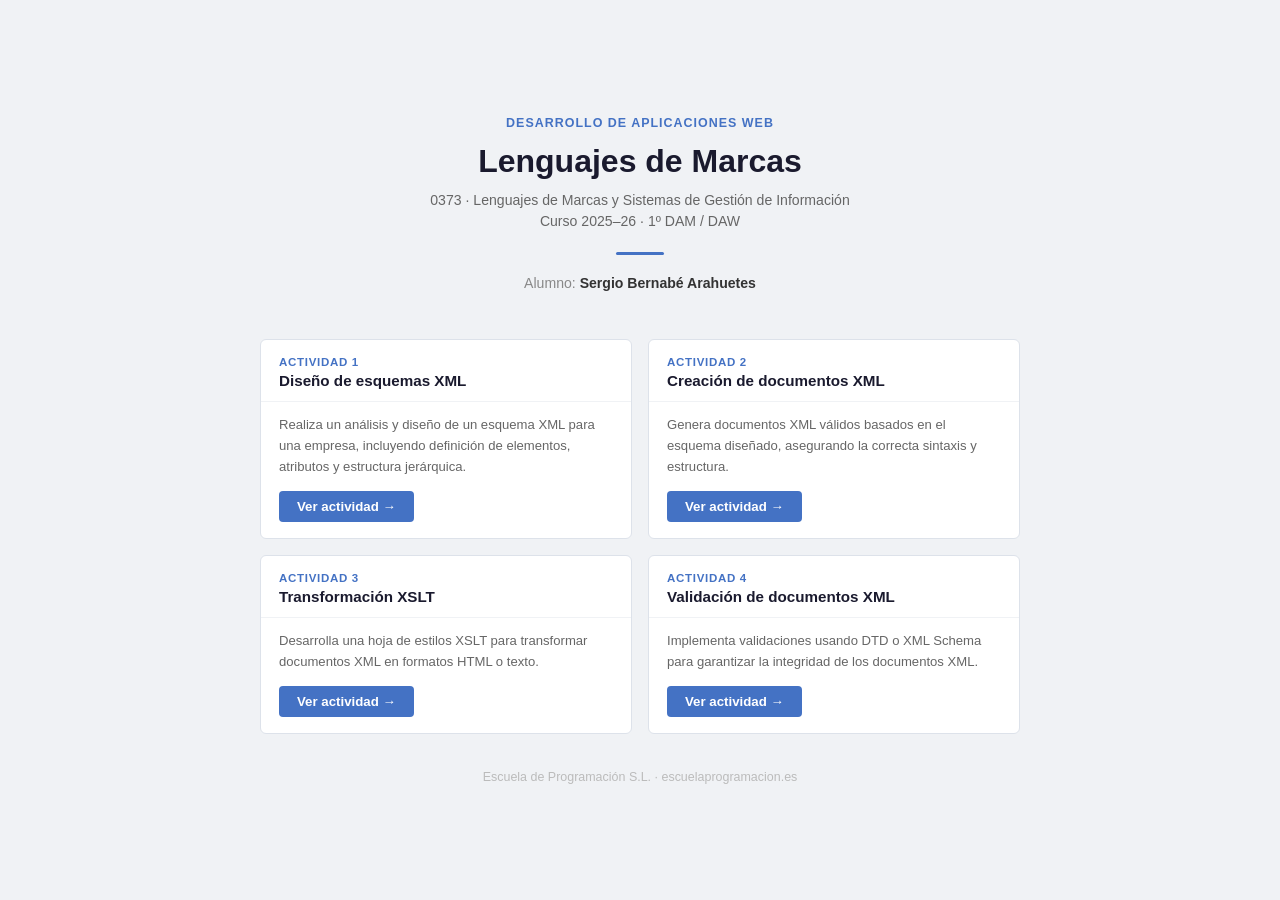
<file: index.html>
<!DOCTYPE html>
<html lang="es">
<head>
  <meta charset="UTF-8">
  <meta name="viewport" content="width=device-width, initial-scale=1.0">
  <title>UT3 — Lenguajes de Marcas</title>
  <link rel="stylesheet" href="style.css">
</head>
<body class="portada">

  <div class="portada-wrap">
    <p class="modulo">Desarrollo de Aplicaciones Web</p>
    <h1>Lenguajes de Marcas</h1>
    <p class="asignatura">
      0373 · Lenguajes de Marcas y Sistemas de Gestión de Información<br>
      Curso 2025–26 · 1º DAM / DAW
    </p>
    <div class="separador"></div>
    <p class="alumno">Alumno: <strong>Sergio Bernabé Arahuetes</strong></p>
  </div>

  <div class="grid">

    <div class="card">
      <div class="card-head">
        <p class="num">Actividad 1</p>
        <h2>Diseño de esquemas XML</h2>
      </div>
      <div class="card-body">
        <p class="enunciado">Realiza un análisis y diseño de un esquema XML para una empresa, incluyendo definición de elementos, atributos y estructura jerárquica.</p>
        <a class="btn-ver" href="actividad1.html">Ver actividad →</a>
      </div>
    </div>

    <div class="card">
      <div class="card-head">
        <p class="num">Actividad 2</p>
        <h2>Creación de documentos XML</h2>
      </div>
      <div class="card-body">
        <p class="enunciado">Genera documentos XML válidos basados en el esquema diseñado, asegurando la correcta sintaxis y estructura.</p>
        <a class="btn-ver" href="actividad2.html">Ver actividad →</a>
      </div>
    </div>

    <div class="card">
      <div class="card-head">
        <p class="num">Actividad 3</p>
        <h2>Transformación XSLT</h2>
      </div>
      <div class="card-body">
        <p class="enunciado">Desarrolla una hoja de estilos XSLT para transformar documentos XML en formatos HTML o texto.</p>
        <a class="btn-ver" href="actividad3.html">Ver actividad →</a>
      </div>
    </div>

    <div class="card">
      <div class="card-head">
        <p class="num">Actividad 4</p>
        <h2>Validación de documentos XML</h2>
      </div>
      <div class="card-body">
        <p class="enunciado">Implementa validaciones usando DTD o XML Schema para garantizar la integridad de los documentos XML.</p>
        <a class="btn-ver" href="actividad4.html">Ver actividad →</a>
      </div>
    </div>

  </div>

  <footer>Escuela de Programación S.L. · escuelaprogramacion.es</footer>

</body>
</html>
</file>
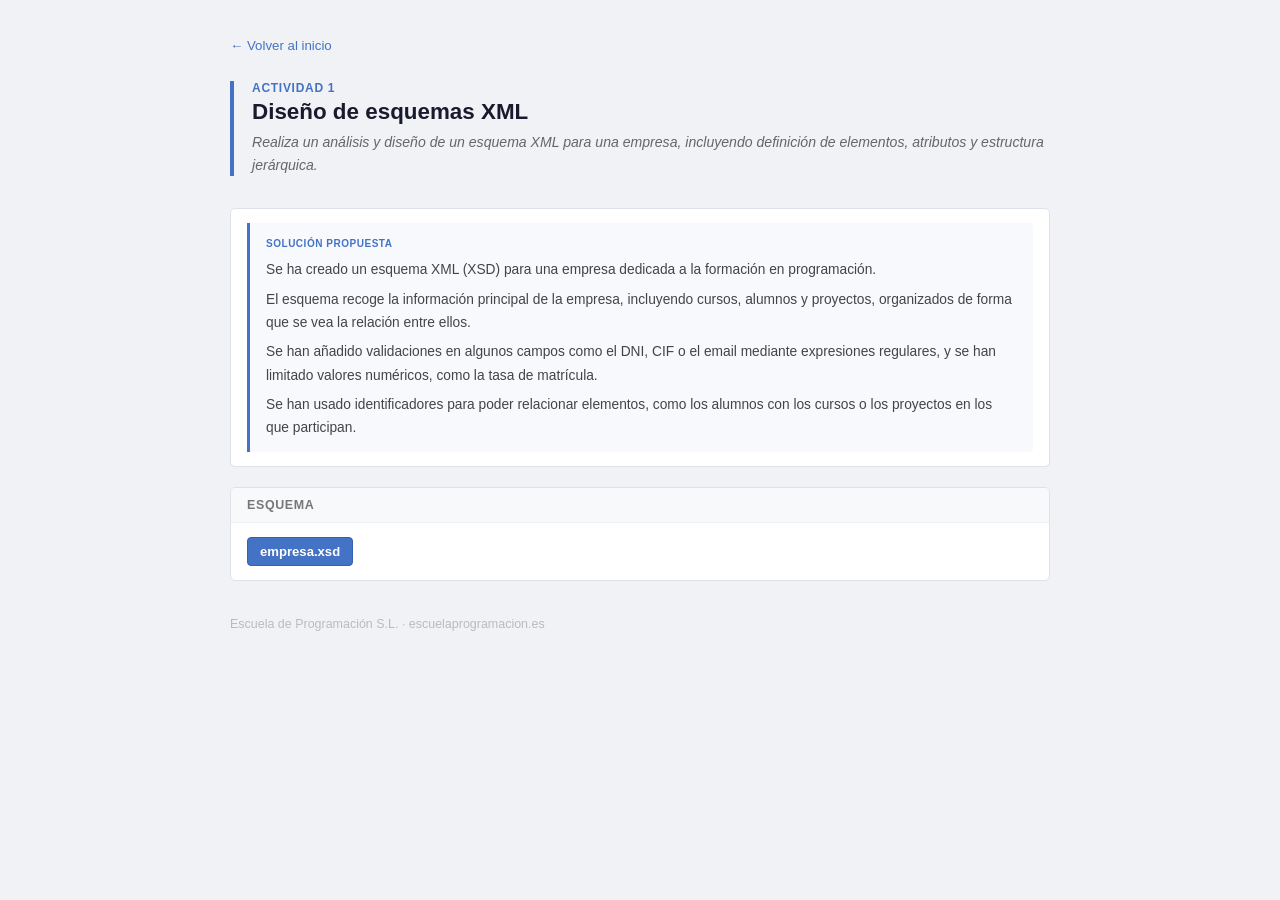
<file: actividad1.html>
<!DOCTYPE html>
<html lang="es">
<head>
  <meta charset="UTF-8">
  <meta name="viewport" content="width=device-width, initial-scale=1.0">
  <title>Actividad 1 — Diseño de esquemas XML</title>
  <link rel="stylesheet" href="style.css">
</head>
<body>

  <div class="volver-wrap">
    <a class="volver" href="index.html">← Volver al inicio</a>
  </div>

  <div class="cabecera">
    <p class="num">Actividad 1</p>
    <h1>Diseño de esquemas XML</h1>
    <p class="enunciado">Realiza un análisis y diseño de un esquema XML para una empresa, incluyendo definición de elementos, atributos y estructura jerárquica.</p>
  </div>

  <div class="contenido">

    <div class="bloque bloque-solucion">
      <div class="solucion">
        <strong>Solución propuesta</strong>
        <p>Se ha creado un esquema XML (XSD) para una empresa dedicada a la formación en programación.</p>
        <p>El esquema recoge la información principal de la empresa, incluyendo cursos, alumnos y proyectos, organizados de forma que se vea la relación entre ellos.</p>
        <p>Se han añadido validaciones en algunos campos como el DNI, CIF o el email mediante expresiones regulares, y se han limitado valores numéricos, como la tasa de matrícula.</p>
        <p>Se han usado identificadores para poder relacionar elementos, como los alumnos con los cursos o los proyectos en los que participan.</p>
      </div>
    </div>

    <div class="bloque">
      <h2>Esquema</h2>
      <div class="ficheros">
        <a class="fichero dest" href="actividad1/empresa.xsd">empresa.xsd</a>
      </div>
    </div>

  </div>

  <footer>Escuela de Programación S.L. · escuelaprogramacion.es</footer>

</body>
</html>
</file>
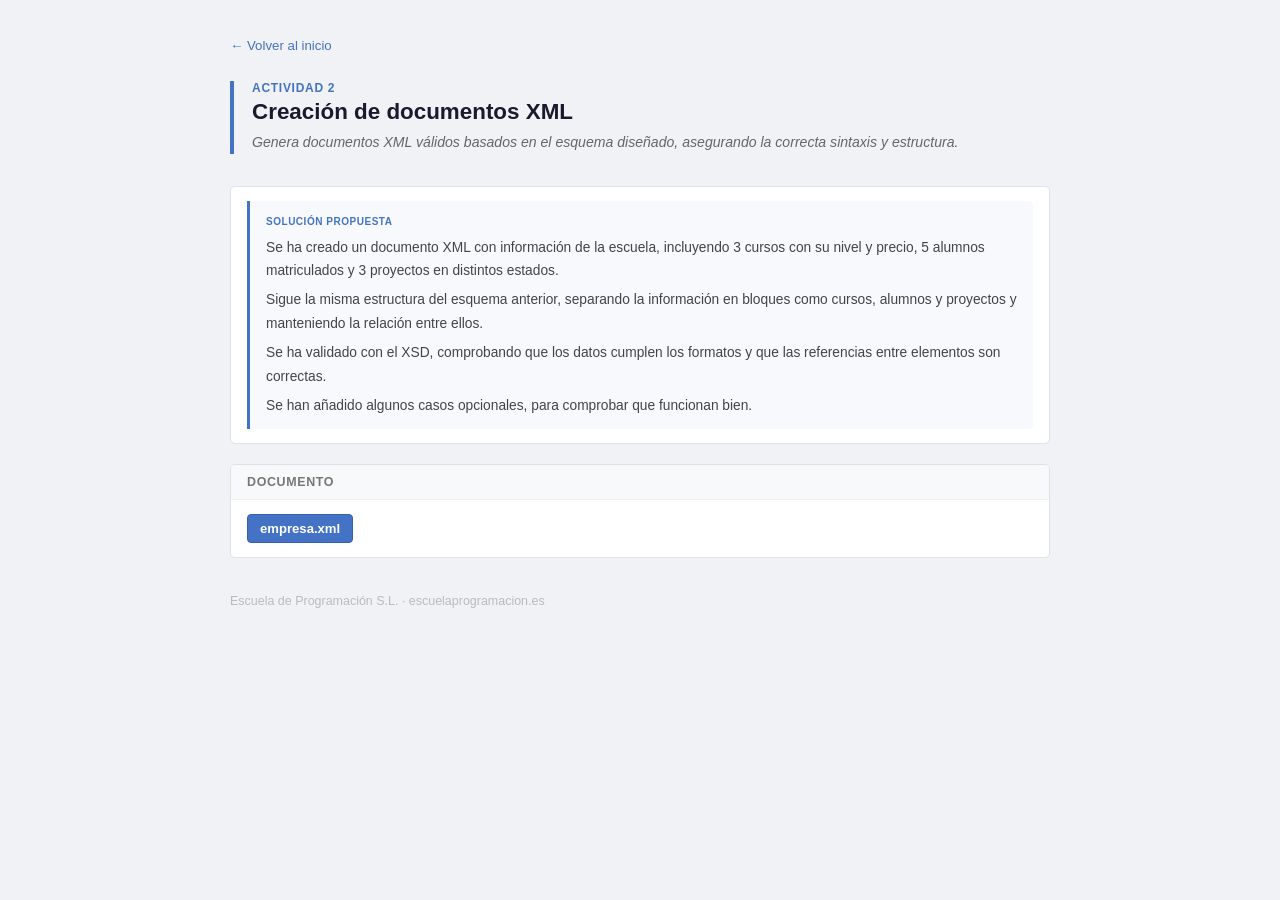
<file: actividad2.html>
<!DOCTYPE html>
<html lang="es">
<head>
  <meta charset="UTF-8">
  <meta name="viewport" content="width=device-width, initial-scale=1.0">
  <title>Actividad 2 — Creación de documentos XML</title>
  <link rel="stylesheet" href="style.css">
</head>
<body>

  <div class="volver-wrap">
    <a class="volver" href="index.html">← Volver al inicio</a>
  </div>

  <div class="cabecera">
    <p class="num">Actividad 2</p>
    <h1>Creación de documentos XML</h1>
    <p class="enunciado">Genera documentos XML válidos basados en el esquema diseñado, asegurando la correcta sintaxis y estructura.</p>
  </div>

  <div class="contenido">

    <div class="bloque bloque-solucion">
      <div class="solucion">
        <strong>Solución propuesta</strong>
        <p>Se ha creado un documento XML con información de la escuela, incluyendo 3 cursos con su nivel y precio, 5 alumnos matriculados y 3 proyectos en distintos estados.</p>
        <p>Sigue la misma estructura del esquema anterior, separando la información en bloques como cursos, alumnos y proyectos y manteniendo la relación entre ellos.</p>
        <p>Se ha validado con el XSD, comprobando que los datos cumplen los formatos y que las referencias entre elementos son correctas.</p>
        <p>Se han añadido algunos casos opcionales, para comprobar que funcionan bien.</p>
      </div>
    </div>

    <div class="bloque">
      <h2>Documento</h2>
      <div class="ficheros">
        <a class="fichero dest" href="actividad2/empresa.xml">empresa.xml</a>
      </div>
    </div>

  </div>

  <footer>Escuela de Programación S.L. · escuelaprogramacion.es</footer>

</body>
</html>
</file>
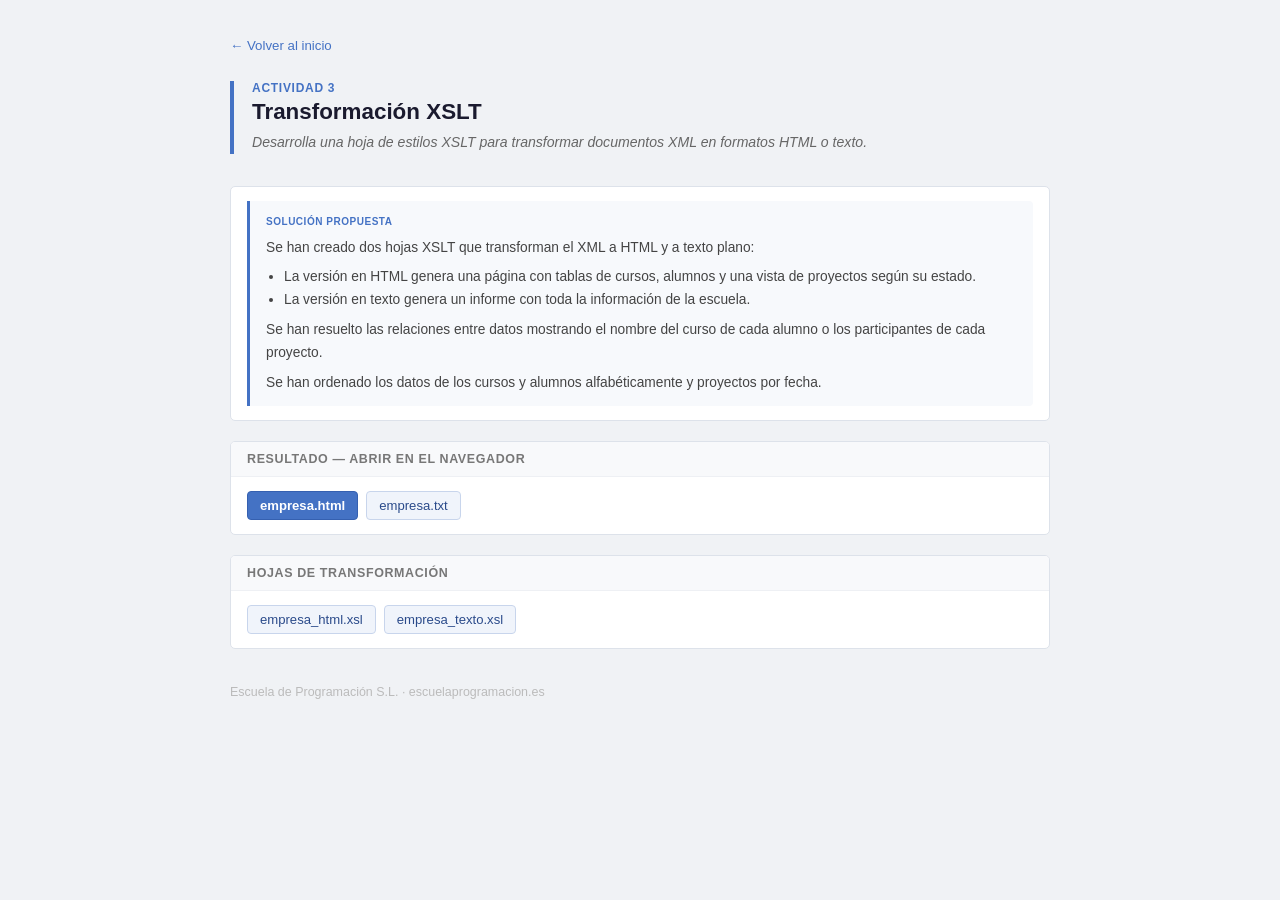
<file: actividad3.html>
<!DOCTYPE html>
<html lang="es">
<head>
  <meta charset="UTF-8">
  <meta name="viewport" content="width=device-width, initial-scale=1.0">
  <title>Actividad 3 — Transformación XSLT</title>
  <link rel="stylesheet" href="style.css">
</head>
<body>

  <div class="volver-wrap">
    <a class="volver" href="index.html">← Volver al inicio</a>
  </div>

  <div class="cabecera">
    <p class="num">Actividad 3</p>
    <h1>Transformación XSLT</h1>
    <p class="enunciado">Desarrolla una hoja de estilos XSLT para transformar documentos XML en formatos HTML o texto.</p>
  </div>

  <div class="contenido">

    <div class="bloque bloque-solucion">
      <div class="solucion">
        <strong>Solución propuesta</strong>
        <p>Se han creado dos hojas XSLT que transforman el XML a HTML y a texto plano:</p>
        <ul>
          <li>La versión en HTML genera una página con tablas de cursos, alumnos y una vista de proyectos según su estado.</li>
          <li>La versión en texto genera un informe con toda la información de la escuela.</li>
        </ul>
        <p>Se han resuelto las relaciones entre datos mostrando el nombre del curso de cada alumno o los participantes de cada proyecto.</p>
        <p>Se han ordenado los datos de los cursos y alumnos alfabéticamente y proyectos por fecha.</p>
      </div>
    </div>

    <div class="bloque">
      <h2>Resultado — abrir en el navegador</h2>
      <div class="ficheros">
        <a class="fichero dest" href="actividad3/empresa.html">empresa.html</a>
        <a class="fichero" href="actividad3/empresa.txt">empresa.txt</a>
      </div>
    </div>

    <div class="bloque">
      <h2>Hojas de transformación</h2>
      <div class="ficheros">
        <a class="fichero" href="actividad3/empresa_html.xsl">empresa_html.xsl</a>
        <a class="fichero" href="actividad3/empresa_texto.xsl">empresa_texto.xsl</a>
      </div>
    </div>

  </div>

  <footer>Escuela de Programación S.L. · escuelaprogramacion.es</footer>

</body>
</html>
</file>
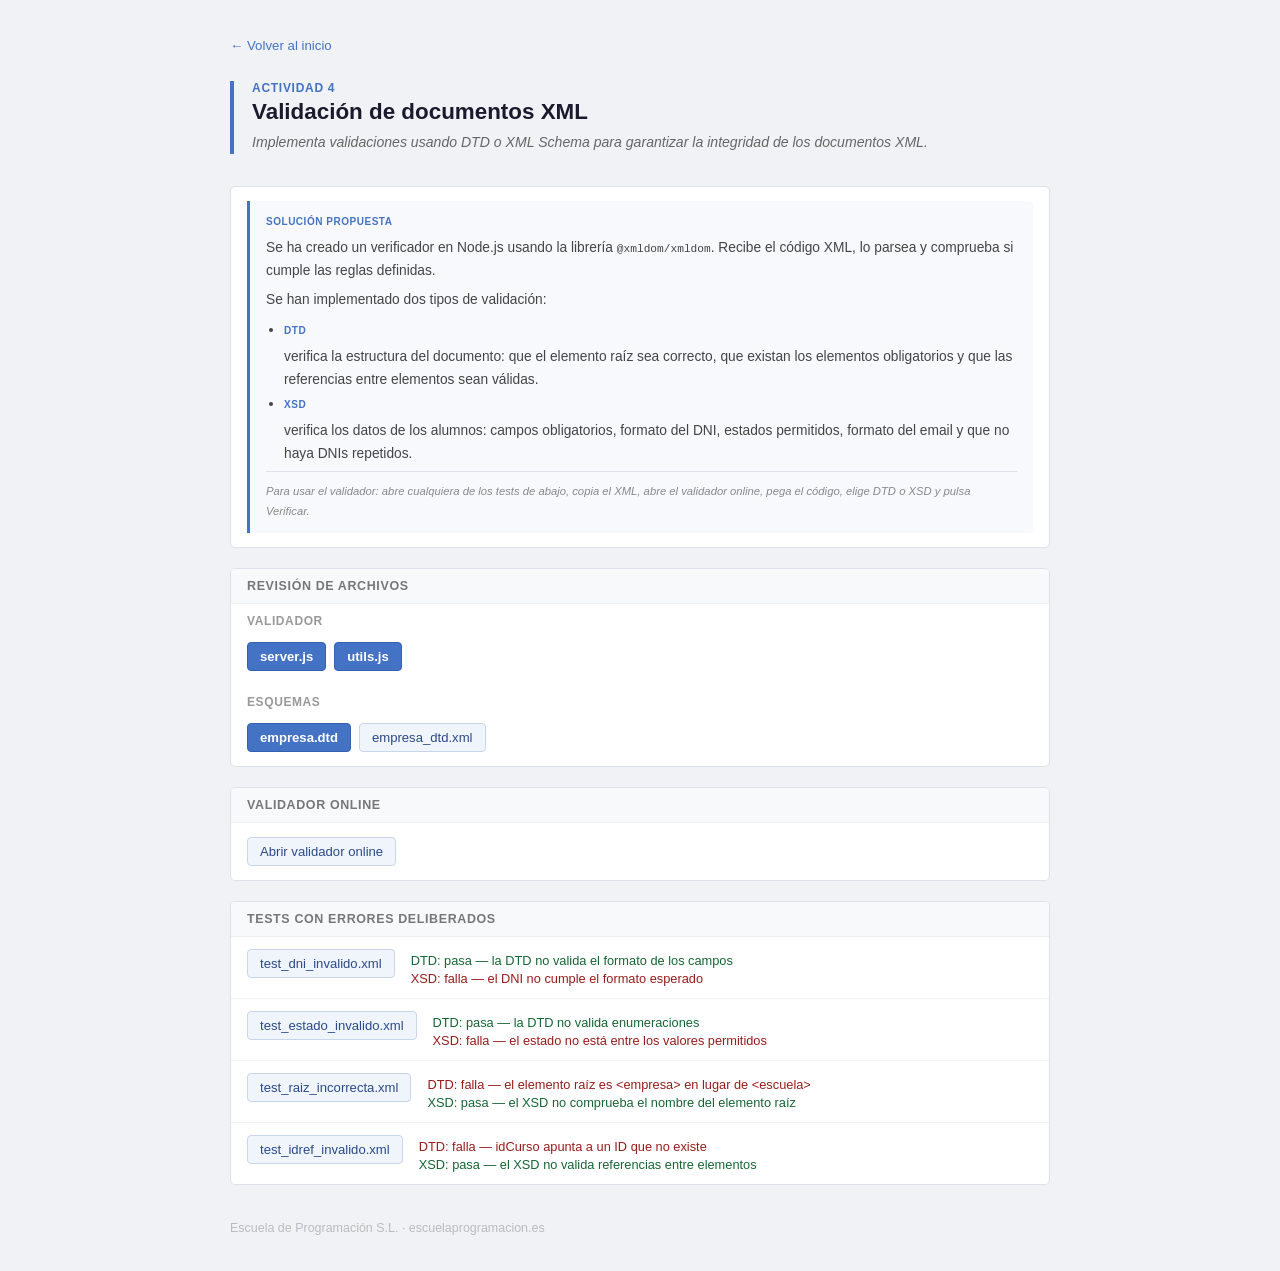
<file: actividad4.html>
<!DOCTYPE html>
<html lang="es">
<head>
  <meta charset="UTF-8">
  <meta name="viewport" content="width=device-width, initial-scale=1.0">
  <title>Actividad 4 — Validación de documentos XML</title>
  <link rel="stylesheet" href="style.css">
</head>
<body>

  <div class="volver-wrap">
    <a class="volver" href="index.html">← Volver al inicio</a>
  </div>

  <div class="cabecera">
    <p class="num">Actividad 4</p>
    <h1>Validación de documentos XML</h1>
    <p class="enunciado">Implementa validaciones usando DTD o XML Schema para garantizar la integridad de los documentos XML.</p>
  </div>

  <div class="contenido">

    <div class="bloque bloque-solucion">
      <div class="solucion">
        <strong>Solución propuesta</strong>
        <p>Se ha creado un verificador en Node.js usando la librería <code>@xmldom/xmldom</code>. Recibe el código XML, lo parsea y comprueba si cumple las reglas definidas.</p>
        <p>Se han implementado dos tipos de validación:</p>
        <ul>
          <li><strong>DTD</strong> verifica la estructura del documento: que el elemento raíz sea correcto, que existan los elementos obligatorios y que las referencias entre elementos sean válidas.</li>
          <li><strong>XSD</strong> verifica los datos de los alumnos: campos obligatorios, formato del DNI, estados permitidos, formato del email y que no haya DNIs repetidos.</li>
        </ul>
        <p class="solucion-nota">Para usar el validador: abre cualquiera de los tests de abajo, copia el XML, abre el validador online, pega el código, elige DTD o XSD y pulsa Verificar.</p>
      </div>
    </div>

    <div class="bloque">
      <h2>Revisión de archivos</h2>
      <h3>Validador</h3>
      <div class="ficheros">
        <a class="fichero dest" href="actividad4/server.js">server.js</a>
        <a class="fichero dest" href="actividad4/utils.js">utils.js</a>
      </div>
      <h3>Esquemas</h3>
      <div class="ficheros">
        <a class="fichero dest" href="actividad4/empresa.dtd">empresa.dtd</a>
        <a class="fichero" href="actividad4/empresa_dtd.xml">empresa_dtd.xml</a>
      </div>
    </div>

    <div class="bloque">
      <h2>Validador online</h2>
      <div class="ficheros">
        <a class="fichero" href="validacion.html" target="_blank">Abrir validador online</a>
      </div>
    </div>

    <div class="bloque">
      <h2>Tests con errores deliberados</h2>
      <div class="tests-lista">

        <div class="test-item">
          <a class="fichero" href="actividad4/tests/test_dni_invalido.xml">test_dni_invalido.xml</a>
          <div class="test-resultados">
            <span class="test-pasa">DTD: pasa — la DTD no valida el formato de los campos</span>
            <span class="test-falla">XSD: falla — el DNI no cumple el formato esperado</span>
          </div>
        </div>

        <div class="test-item">
          <a class="fichero" href="actividad4/tests/test_estado_invalido.xml">test_estado_invalido.xml</a>
          <div class="test-resultados">
            <span class="test-pasa">DTD: pasa — la DTD no valida enumeraciones</span>
            <span class="test-falla">XSD: falla — el estado no está entre los valores permitidos</span>
          </div>
        </div>

        <div class="test-item">
          <a class="fichero" href="actividad4/tests/test_raiz_incorrecta.xml">test_raiz_incorrecta.xml</a>
          <div class="test-resultados">
            <span class="test-falla">DTD: falla — el elemento raíz es &lt;empresa&gt; en lugar de &lt;escuela&gt;</span>
            <span class="test-pasa">XSD: pasa — el XSD no comprueba el nombre del elemento raíz</span>
          </div>
        </div>

        <div class="test-item">
          <a class="fichero" href="actividad4/tests/test_idref_invalido.xml">test_idref_invalido.xml</a>
          <div class="test-resultados">
            <span class="test-falla">DTD: falla — idCurso apunta a un ID que no existe</span>
            <span class="test-pasa">XSD: pasa — el XSD no valida referencias entre elementos</span>
          </div>
        </div>

      </div>
    </div>

  </div>

  <footer>Escuela de Programación S.L. · escuelaprogramacion.es</footer>

</body>
</html>
</file>
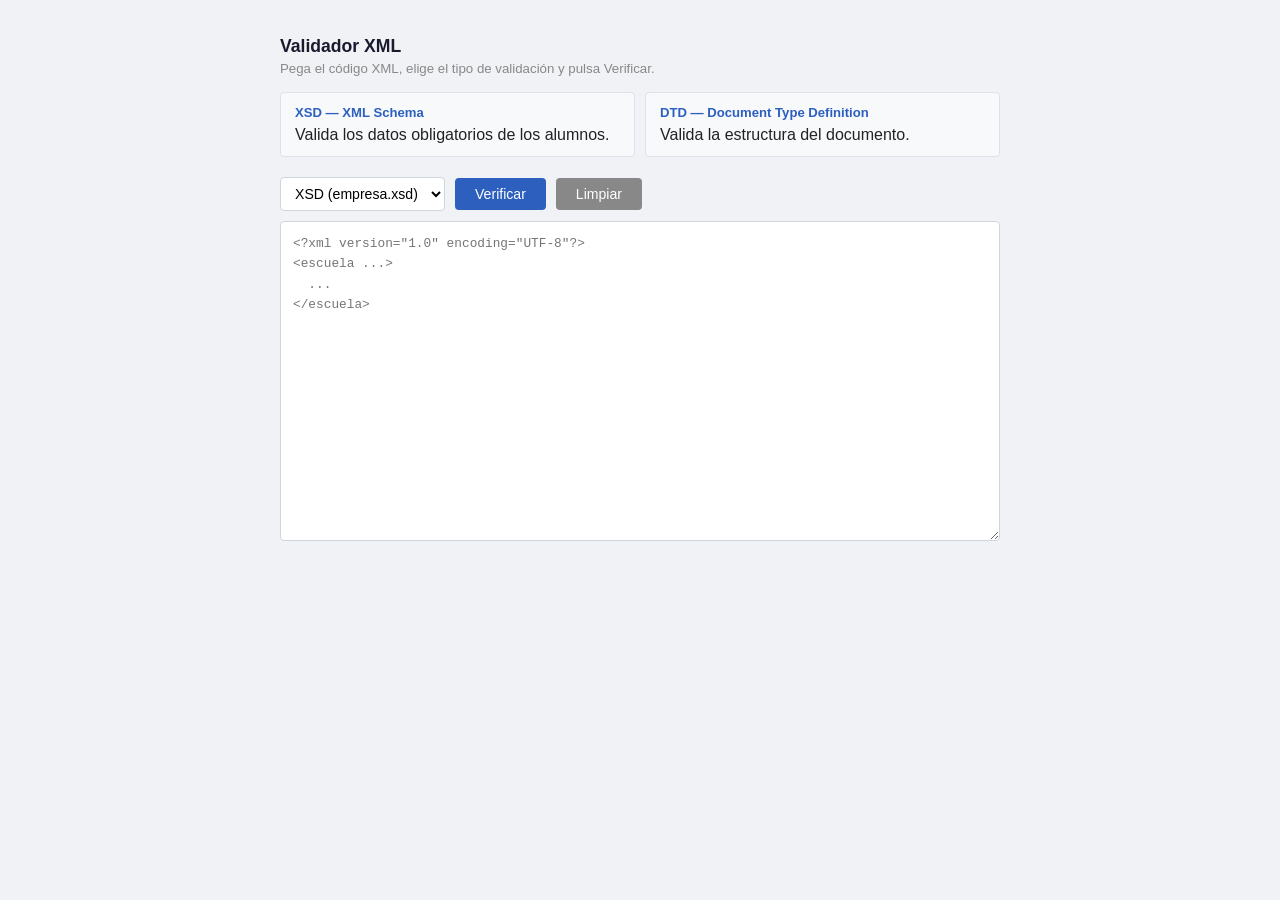
<file: validacion.html>
<!DOCTYPE html>
<html lang="es">
<head>
  <meta charset="UTF-8">
  <meta name="viewport" content="width=device-width, initial-scale=1.0">
  <title>Validador XML</title>
  <link rel="stylesheet" href="style.css">
  <script src="validacion.js" defer></script>
</head>
<body>
<div class="validador">

  <h1>Validador XML</h1>
  <p>Pega el código XML, elige el tipo de validación y pulsa Verificar.</p>

  <div class="validador-modos">
    <div class="validador-modo">
      <h3>XSD — XML Schema</h3>
      <p>Valida los datos obligatorios de los alumnos.</p>
    </div>
    <div class="validador-modo">
      <h3>DTD — Document Type Definition</h3>
      <p>Valida la estructura del documento.</p>
    </div>
  </div>

  <div class="validador-fila">
    <select id="modo">
      <option value="xsd">XSD (empresa.xsd)</option>
      <option value="dtd">DTD (empresa.dtd)</option>
    </select>
    <button onclick="verificar()">Verificar</button>
    <button class="secundario" onclick="limpiar()">Limpiar</button>
  </div>

  <textarea id="xml" spellcheck="false" placeholder="<?xml version=&quot;1.0&quot; encoding=&quot;UTF-8&quot;?>&#10;<escuela ...>&#10;  ...&#10;</escuela>"></textarea>

  <div id="resultado"></div>

</div>
</body>
</html>
</file>
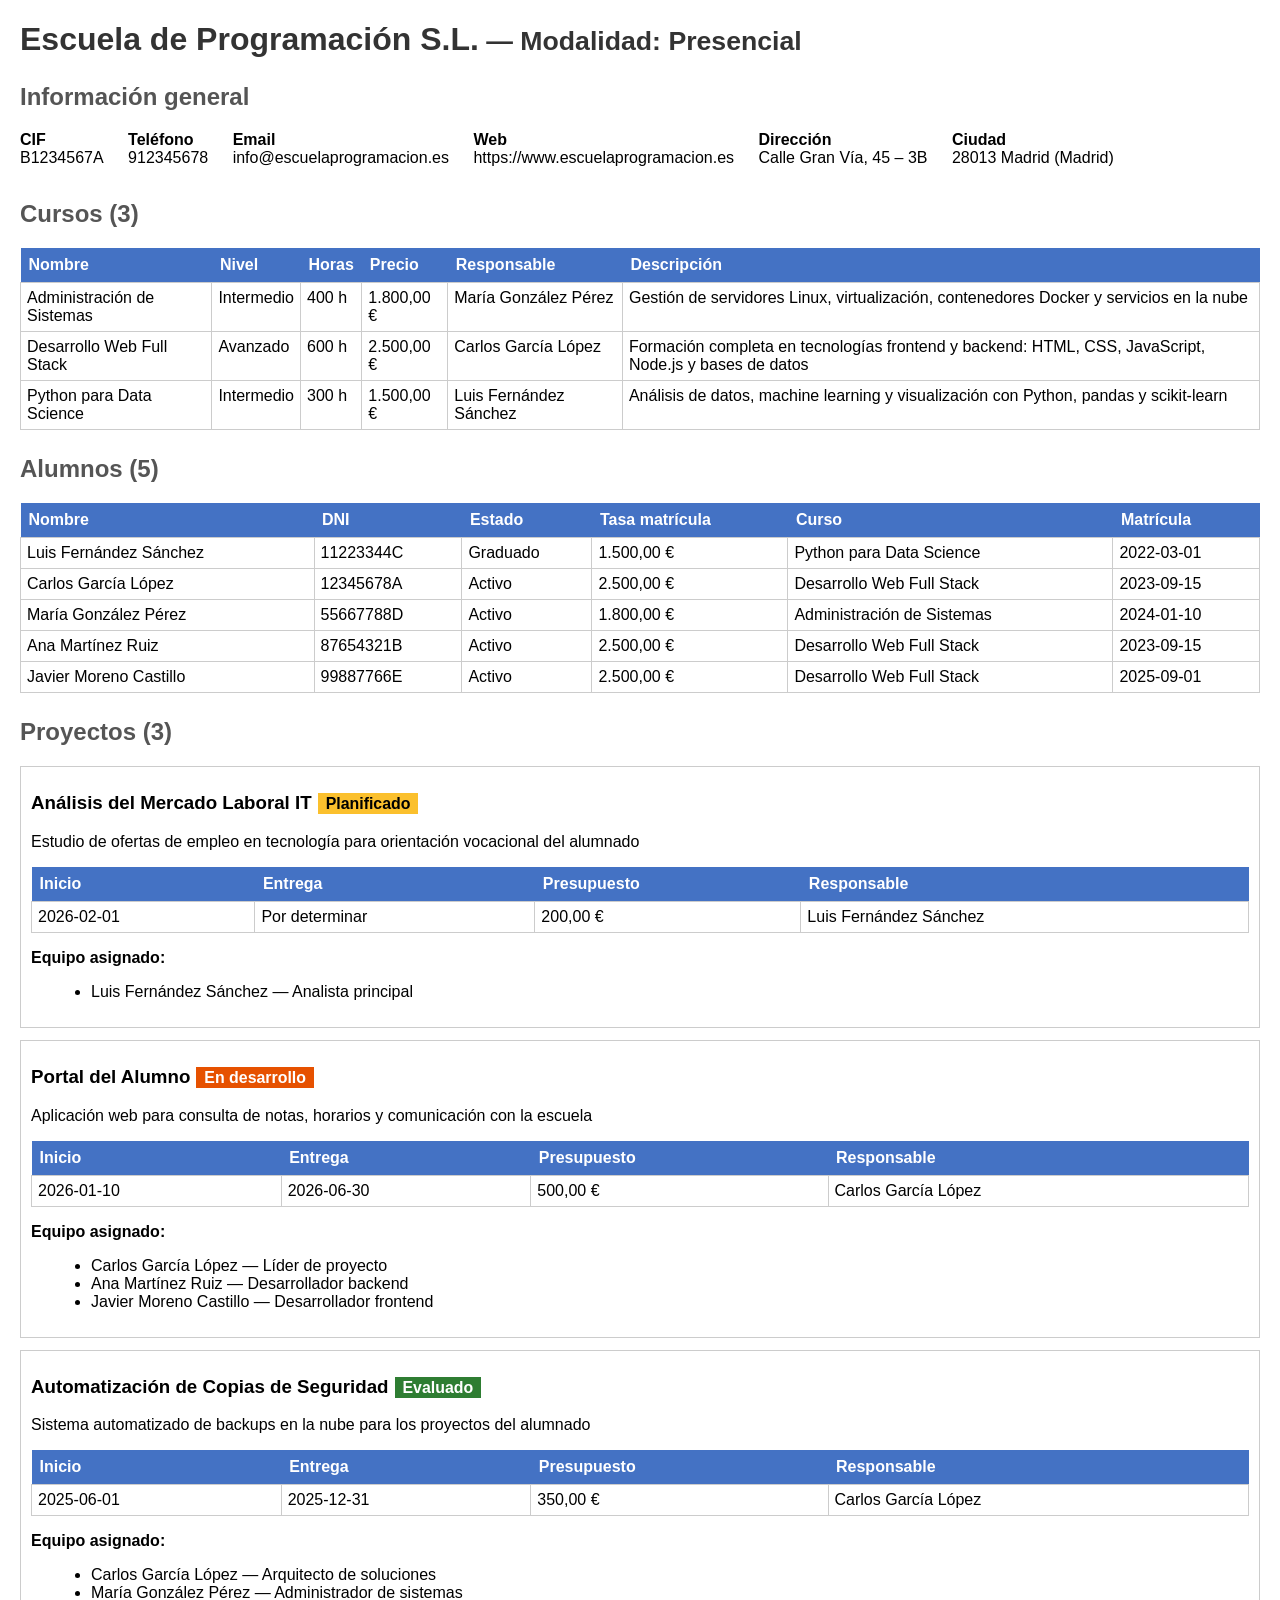
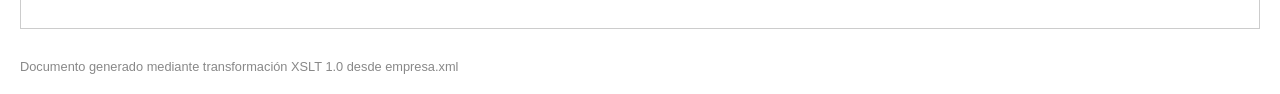
<file: actividad3/empresa.html>
<!DOCTYPE html>
<html xmlns:esc="http://escuelaprogramacion.es/schema" lang="es">
   <head>
      <meta http-equiv="Content-Type" content="text/html; charset=UTF-8">
      <meta charset="UTF-8">
      <title>Escuela de Programación S.L.</title>
      <style>
          body { font-family: Arial, sans-serif; margin: 20px; }
          h1 { color: #333; }
          h2 { color: #555; margin-top: 25px; }
          h3 { margin-top: 15px; }
          table { border-collapse: collapse; width: 100%; margin-top: 8px; }
          th { background-color: #4472C4; color: white; padding: 8px; text-align: left; }
          td { border: 1px solid #ccc; padding: 6px; vertical-align: top; }
          .info-grid { }
          .info-item { display: inline-block; margin-right: 20px; margin-bottom: 8px; }
          .info-label { font-weight: bold; }
          .badge { padding: 2px 8px; color: white; font-size: 0.85em; margin-left: 6px; }
          .estado-planificado   { background-color: #FBC02D; color: black; }
          .estado-en-desarrollo { background-color: #E65100; }
          .estado-entregado     { background-color: #1565C0; }
          .estado-evaluado      { background-color: #2E7D32; }
          .proyecto-card { border: 1px solid #ccc; padding: 10px; margin-bottom: 12px; }
          ul.equipo { margin-left: 20px; }
          footer { margin-top: 30px; color: #888; font-size: 0.8em; }
        </style>
   </head>
   <body>
      <div class="contenedor">
         <h1>Escuela de Programación S.L.<small> — Modalidad: Presencial</small></h1>
         <h2>Información general</h2>
         <div class="info-grid">
            <div class="info-item">
               <div class="info-label">CIF</div>
               <div>B1234567A</div>
            </div>
            <div class="info-item">
               <div class="info-label">Teléfono</div>
               <div>912345678</div>
            </div>
            <div class="info-item">
               <div class="info-label">Email</div>
               <div>info@escuelaprogramacion.es</div>
            </div>
            <div class="info-item">
               <div class="info-label">Web</div>
               <div>https://www.escuelaprogramacion.es</div>
            </div>
            <div class="info-item">
               <div class="info-label">Dirección</div>
               <div>Calle Gran Vía, 45 – 3B</div>
            </div>
            <div class="info-item">
               <div class="info-label">Ciudad</div>
               <div>28013 Madrid (Madrid)</div>
            </div>
         </div>
         <h2>Cursos (3)</h2>
         <table>
            <tr>
               <th>Nombre</th>
               <th>Nivel</th>
               <th>Horas</th>
               <th>Precio</th>
               <th>Responsable</th>
               <th>Descripción</th>
            </tr>
            <tr>
               <td>Administración de Sistemas</td>
               <td>Intermedio</td>
               <td>400 h</td>
               <td>1.800,00 €</td>
               <td>María González Pérez</td>
               <td>Gestión de servidores Linux, virtualización, contenedores Docker y servicios en la nube</td>
            </tr>
            <tr>
               <td>Desarrollo Web Full Stack</td>
               <td>Avanzado</td>
               <td>600 h</td>
               <td>2.500,00 €</td>
               <td>Carlos García López</td>
               <td>Formación completa en tecnologías frontend y backend: HTML, CSS, JavaScript, Node.js y bases de datos</td>
            </tr>
            <tr>
               <td>Python para Data Science</td>
               <td>Intermedio</td>
               <td>300 h</td>
               <td>1.500,00 €</td>
               <td>Luis Fernández Sánchez</td>
               <td>Análisis de datos, machine learning y visualización con Python, pandas y scikit-learn</td>
            </tr>
         </table>
         <h2>Alumnos (5)</h2>
         <table>
            <tr>
               <th>Nombre</th>
               <th>DNI</th>
               <th>Estado</th>
               <th>Tasa matrícula</th>
               <th>Curso</th>
               <th>Matrícula</th>
            </tr>
            <tr>
               <td>Luis Fernández Sánchez</td>
               <td>11223344C</td>
               <td>Graduado</td>
               <td>1.500,00 €</td>
               <td>Python para Data Science</td>
               <td>2022-03-01</td>
            </tr>
            <tr>
               <td>Carlos García López</td>
               <td>12345678A</td>
               <td>Activo</td>
               <td>2.500,00 €</td>
               <td>Desarrollo Web Full Stack</td>
               <td>2023-09-15</td>
            </tr>
            <tr>
               <td>María González Pérez</td>
               <td>55667788D</td>
               <td>Activo</td>
               <td>1.800,00 €</td>
               <td>Administración de Sistemas</td>
               <td>2024-01-10</td>
            </tr>
            <tr>
               <td>Ana Martínez Ruiz</td>
               <td>87654321B</td>
               <td>Activo</td>
               <td>2.500,00 €</td>
               <td>Desarrollo Web Full Stack</td>
               <td>2023-09-15</td>
            </tr>
            <tr>
               <td>Javier Moreno Castillo</td>
               <td>99887766E</td>
               <td>Activo</td>
               <td>2.500,00 €</td>
               <td>Desarrollo Web Full Stack</td>
               <td>2025-09-01</td>
            </tr>
         </table>
         <h2>Proyectos (3)</h2>
         <div class="proyecto-card">
            <h3>Análisis del Mercado Laboral IT<span class="badge estado-planificado">Planificado</span></h3>
            <p>Estudio de ofertas de empleo en tecnología para orientación vocacional del alumnado</p>
            <table>
               <tr>
                  <th>Inicio</th>
                  <th>Entrega</th>
                  <th>Presupuesto</th>
                  <th>Responsable</th>
               </tr>
               <tr>
                  <td>2026-02-01</td>
                  <td>Por determinar</td>
                  <td>200,00 €</td>
                  <td>Luis Fernández Sánchez</td>
               </tr>
            </table>
            <p><strong>Equipo asignado:</strong></p>
            <ul class="equipo">
               <li>Luis Fernández Sánchez — Analista principal</li>
            </ul>
         </div>
         <div class="proyecto-card">
            <h3>Portal del Alumno<span class="badge estado-en-desarrollo">En desarrollo</span></h3>
            <p>Aplicación web para consulta de notas, horarios y comunicación con la escuela</p>
            <table>
               <tr>
                  <th>Inicio</th>
                  <th>Entrega</th>
                  <th>Presupuesto</th>
                  <th>Responsable</th>
               </tr>
               <tr>
                  <td>2026-01-10</td>
                  <td>2026-06-30</td>
                  <td>500,00 €</td>
                  <td>Carlos García López</td>
               </tr>
            </table>
            <p><strong>Equipo asignado:</strong></p>
            <ul class="equipo">
               <li>Carlos García López — Líder de proyecto</li>
               <li>Ana Martínez Ruiz — Desarrollador backend</li>
               <li>Javier Moreno Castillo — Desarrollador frontend</li>
            </ul>
         </div>
         <div class="proyecto-card">
            <h3>Automatización de Copias de Seguridad<span class="badge estado-evaluado">Evaluado</span></h3>
            <p>Sistema automatizado de backups en la nube para los proyectos del alumnado</p>
            <table>
               <tr>
                  <th>Inicio</th>
                  <th>Entrega</th>
                  <th>Presupuesto</th>
                  <th>Responsable</th>
               </tr>
               <tr>
                  <td>2025-06-01</td>
                  <td>2025-12-31</td>
                  <td>350,00 €</td>
                  <td>Carlos García López</td>
               </tr>
            </table>
            <p><strong>Equipo asignado:</strong></p>
            <ul class="equipo">
               <li>Carlos García López — Arquitecto de soluciones</li>
               <li>María González Pérez — Administrador de sistemas</li>
            </ul>
         </div>
         <footer>
      Documento generado mediante transformación XSLT 1.0 desde empresa.xml
    </footer>
      </div>
   </body>
</html>
</file>
<file: style.css>
*, *::before, *::after { box-sizing: border-box; margin: 0; padding: 0; }

body {
  font-family: Arial, sans-serif;
  background: #f0f2f5;
  color: #222;
  padding: 36px 20px;
}

/* ── Portada (index.html) ── */

body.portada {
  display: flex;
  flex-direction: column;
  align-items: center;
  justify-content: center;
  min-height: 100vh;
  padding: 40px 20px;
}

.portada-wrap {
  max-width: 640px;
  width: 100%;
  text-align: center;
  margin-bottom: 48px;
}

.modulo {
  font-size: 0.78em;
  font-weight: bold;
  letter-spacing: .08em;
  color: #4472C4;
  text-transform: uppercase;
  margin-bottom: 12px;
}

.portada-wrap h1 {
  font-size: 2em;
  color: #1a1a2e;
  margin-bottom: 10px;
  line-height: 1.2;
}

.asignatura {
  font-size: 0.88em;
  color: #666;
  margin-bottom: 20px;
  line-height: 1.5;
}

.separador {
  width: 48px;
  height: 3px;
  background: #4472C4;
  margin: 0 auto 20px;
  border-radius: 2px;
}

.alumno { font-size: 0.88em; color: #888; }
.alumno strong { color: #333; }

.grid {
  display: grid;
  grid-template-columns: repeat(2, 1fr);
  gap: 16px;
  max-width: 760px;
  width: 100%;
}

@media (max-width: 560px) {
  .grid { grid-template-columns: 1fr; }
  .portada-wrap h1 { font-size: 1.5em; }
}

.card {
  background: #fff;
  border: 1px solid #dde2ea;
  border-radius: 6px;
  overflow: hidden;
  display: flex;
  flex-direction: column;
  text-align: left;
}

.card-head {
  padding: 16px 18px 12px;
  border-bottom: 1px solid #f0f2f5;
}

.num {
  font-size: 0.72em;
  font-weight: bold;
  letter-spacing: .06em;
  color: #4472C4;
  text-transform: uppercase;
  margin-bottom: 4px;
}

.card-head h2 { font-size: 0.95em; color: #1a1a2e; }

.card-body {
  padding: 12px 18px 16px;
  flex: 1;
  display: flex;
  flex-direction: column;
  justify-content: space-between;
  gap: 14px;
}

.card-body .enunciado {
  font-size: 0.82em;
  color: #666;
  line-height: 1.6;
}

.btn-ver {
  display: inline-block;
  background: #4472C4;
  color: #fff;
  text-decoration: none;
  padding: 8px 18px;
  border-radius: 4px;
  font-size: 0.83em;
  font-weight: bold;
  align-self: flex-start;
  transition: background .15s;
}
.btn-ver:hover { background: #3560b0; }

/* ── Páginas de actividad ── */

.volver {
  display: inline-flex;
  align-items: center;
  gap: 6px;
  font-size: 0.83em;
  color: #4472C4;
  text-decoration: none;
  margin-bottom: 28px;
}
.volver:hover { text-decoration: underline; }

.volver-wrap { max-width: 820px; margin: 0 auto; }

.bloque-solucion { padding: 14px 16px; }


.cabecera {
  max-width: 820px;
  margin: 0 auto 32px;
  border-left: 4px solid #4472C4;
  padding-left: 18px;
}

.cabecera .num {
  font-size: 0.75em;
  font-weight: bold;
  color: #4472C4;
  letter-spacing: .06em;
  text-transform: uppercase;
  margin-bottom: 4px;
}

.cabecera h1 { font-size: 1.4em; color: #1a1a2e; margin-bottom: 6px; }
.cabecera .enunciado { font-size: 0.88em; color: #666; line-height: 1.6; font-style: italic; }

.contenido {
  max-width: 820px;
  margin: 0 auto;
  display: flex;
  flex-direction: column;
  gap: 20px;
}

.bloque {
  background: #fff;
  border: 1px solid #dde2ea;
  border-radius: 5px;
  overflow: hidden;
}

.bloque h2 {
  font-size: 0.78em;
  font-weight: bold;
  color: #777;
  text-transform: uppercase;
  letter-spacing: .05em;
  padding: 10px 16px;
  background: #f8f9fb;
  border-bottom: 1px solid #eef0f4;
}

.bloque h3 {
  font-size: 0.75em;
  font-weight: bold;
  color: #999;
  text-transform: uppercase;
  letter-spacing: .05em;
  padding: 10px 16px 0;
}

.ficheros { display: flex; flex-wrap: wrap; gap: 8px; padding: 14px 16px; }

.fichero {
  display: inline-flex;
  align-items: center;
  gap: 6px;
  background: #f0f4fb;
  border: 1px solid #c8d5ec;
  border-radius: 4px;
  padding: 6px 12px;
  font-size: 0.82em;
  color: #2a4a8a;
  text-decoration: none;
  transition: background .15s;
}
.fichero:hover { background: #dce6f7; }
.fichero.dest { background: #4472C4; border-color: #3560b0; color: #fff; font-weight: bold; }
.fichero.dest:hover { background: #3560b0; }

.solucion {
  border-left: 3px solid #4472C4;
  background: #f7f9fc;
  border-radius: 0 4px 4px 0;
  padding: 12px 16px;
  font-size: 0.86em;
  color: #444;
  line-height: 1.7;
}

.solucion strong {
  display: block;
  font-size: 0.73em;
  text-transform: uppercase;
  letter-spacing: .05em;
  color: #4472C4;
  margin-bottom: 6px;
}

.solucion p + p { margin-top: 6px; }

.solucion ul {
  padding-left: 18px;
  margin-top: 6px;
  line-height: 1.7;
}
.solucion ul + p { margin-top: 6px; }

.solucion-nota {
  margin-top: 12px;
  padding-top: 10px;
  border-top: 1px solid #dde2ea;
  font-size: 0.82em;
  color: #888;
  font-style: italic;
}

/* ── Tests de errores ── */

.tests-lista {
  display: flex;
  flex-direction: column;
  gap: 0;
}

.test-item {
  display: flex;
  align-items: flex-start;
  gap: 16px;
  padding: 12px 16px;
  border-bottom: 1px solid #f0f2f5;
}
.test-item:last-child { border-bottom: none; }

.test-item .fichero { white-space: nowrap; flex-shrink: 0; }

.test-resultados {
  display: flex;
  flex-direction: column;
  gap: 3px;
  font-size: 0.8em;
  padding-top: 4px;
}

.test-pasa  { color: #166534; }
.test-falla { color: #991b1b; }

/* ── Pie de página ── */

footer {
  max-width: 820px;
  margin: 36px auto 0;
  font-size: 0.78em;
  color: #bbb;
}

/* ── Validador XML (validacion.html) ── */

.validador { max-width: 720px; margin: 0 auto; }
.validador h1 { font-size: 1.1em; color: #1a1a2e; margin-bottom: 4px; }
.validador > p { font-size: 0.83em; color: #888; margin-bottom: 16px; }

.validador-modos {
  display: grid;
  grid-template-columns: 1fr 1fr;
  gap: 10px;
  margin-bottom: 20px;
}

.validador-modo {
  border: 1px solid #dde2ea;
  border-radius: 4px;
  padding: 12px 14px;
  background: #f8f9fb;
}

.validador-modo h3 {
  font-size: 0.82em;
  font-weight: bold;
  color: #2c5fbe;
  margin-bottom: 6px;
}


.validador-fila {
  display: flex;
  gap: 10px;
  align-items: center;
  margin-bottom: 10px;
}

.validador select {
  border: 1px solid #cfd5df;
  border-radius: 4px;
  padding: 7px 10px;
  font-size: 0.88em;
  background: #fff;
}

.validador button {
  background: #2c5fbe;
  color: #fff;
  border: none;
  padding: 8px 20px;
  border-radius: 4px;
  font-size: 0.88em;
  cursor: pointer;
}
.validador button:hover    { background: #2452a8; }
.validador button.secundario { background: #888; }
.validador button.secundario:hover { background: #666; }

.validador textarea {
  width: 100%;
  height: 320px;
  border: 1px solid #cfd5df;
  border-radius: 4px;
  padding: 12px;
  font-family: 'Courier New', monospace;
  font-size: 0.8em;
  line-height: 1.6;
  resize: vertical;
  background: #fff;
  outline: none;
  margin-bottom: 14px;
}

#resultado { display: none; }

.resultado-ok   { background: #f0fdf4; border: 1px solid #86efac; border-radius: 4px; padding: 14px 16px; }
.resultado-fail { background: #fef2f2; border: 1px solid #fca5a5; border-radius: 4px; padding: 14px 16px; }

.resultado-etiqueta { font-weight: bold; font-size: 0.88em; margin-bottom: 8px; }
.resultado-ok   .resultado-etiqueta { color: #166534; }
.resultado-fail .resultado-etiqueta { color: #991b1b; }

.resultado-errores { margin-top: 8px; display: flex; flex-direction: column; gap: 4px; }
.resultado-err {
  font-family: 'Courier New', monospace;
  font-size: 0.78em;
  color: #7f1d1d;
  background: #fee2e2;
  border-left: 2px solid #f87171;
  padding: 4px 8px;
}
</file>
